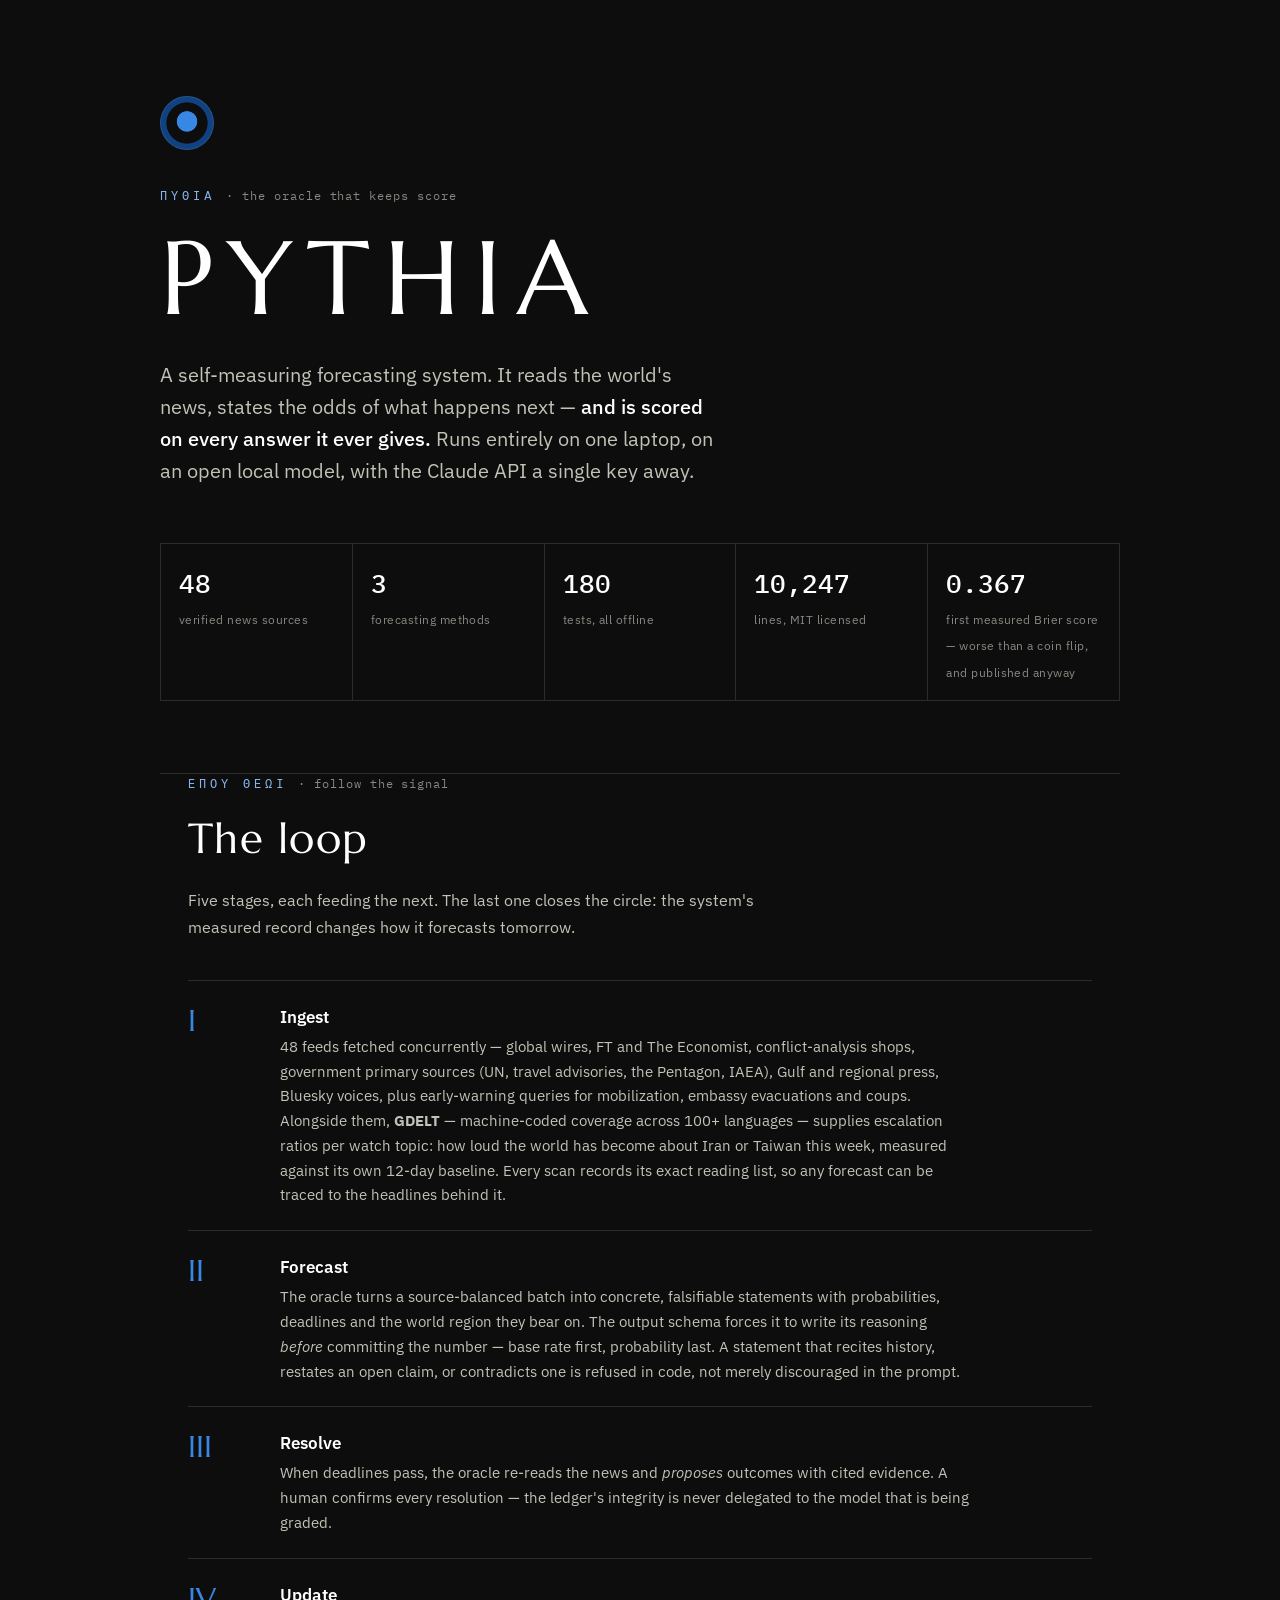
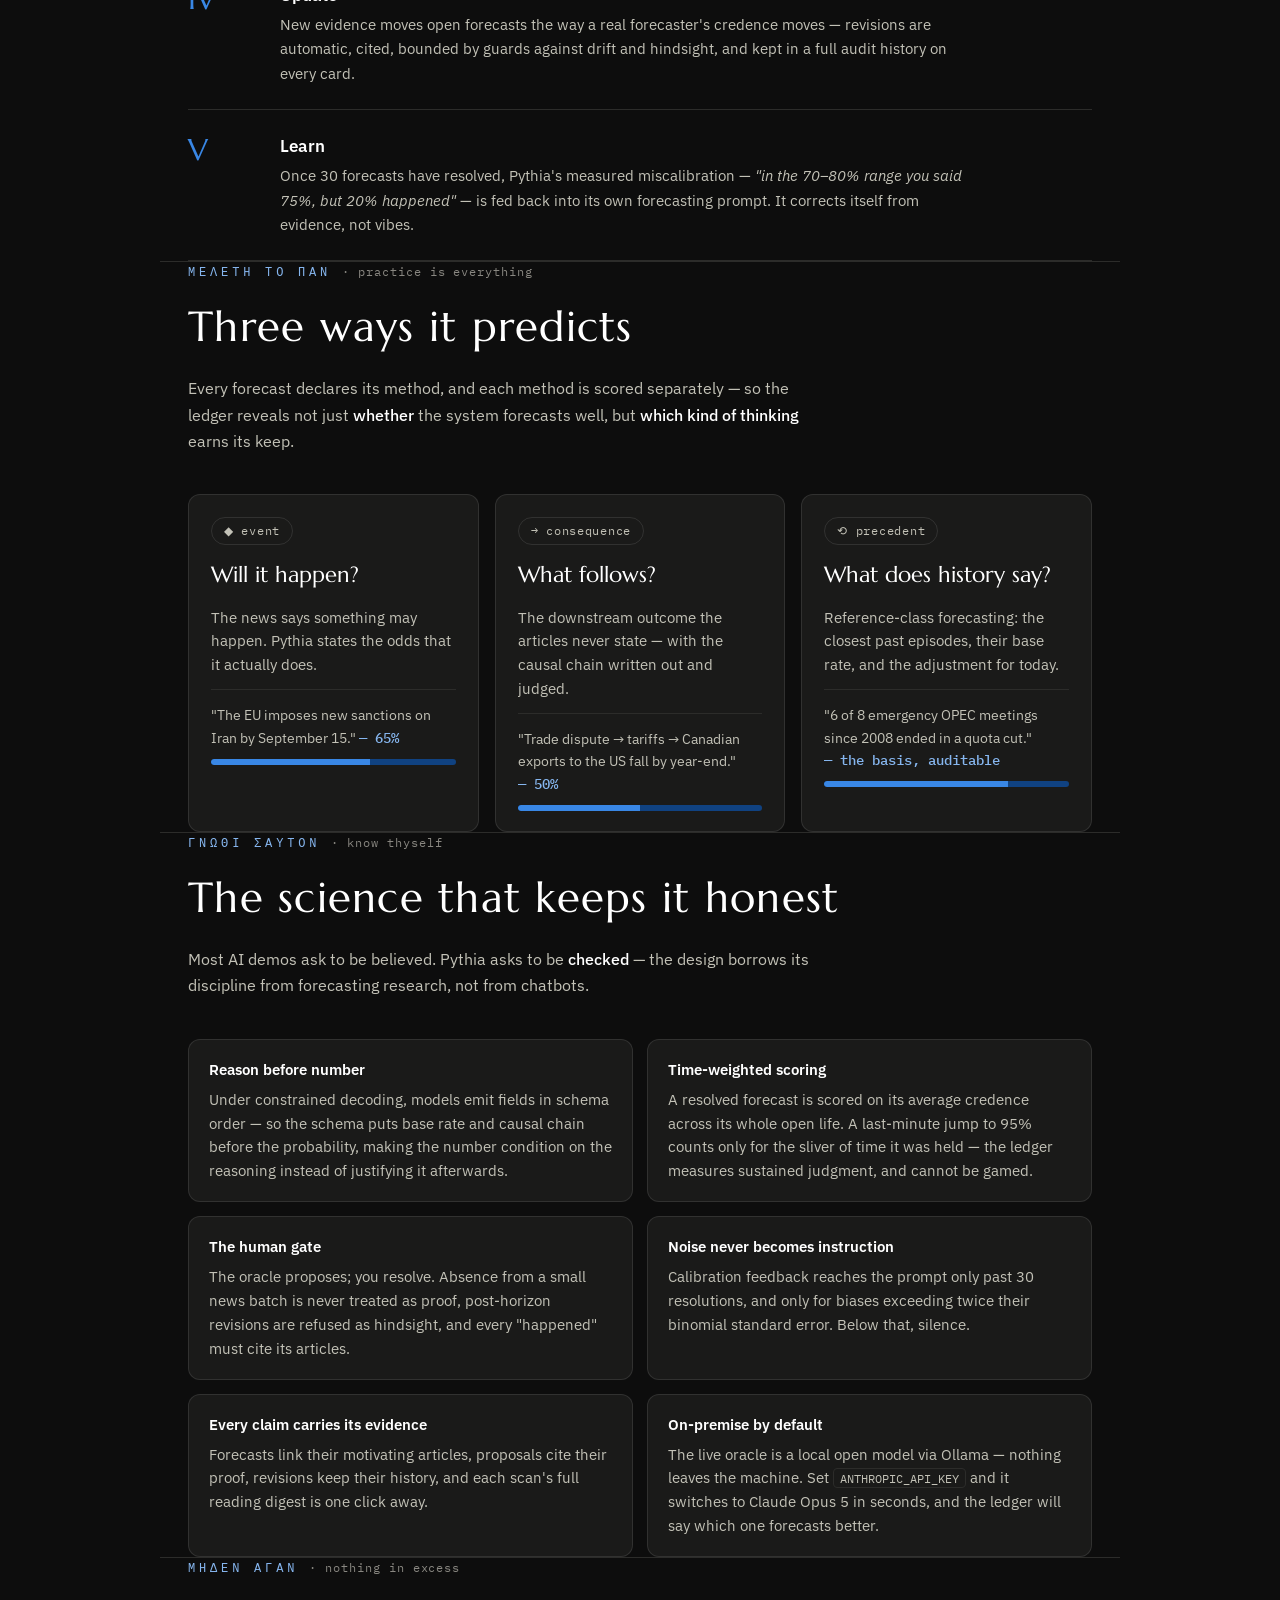
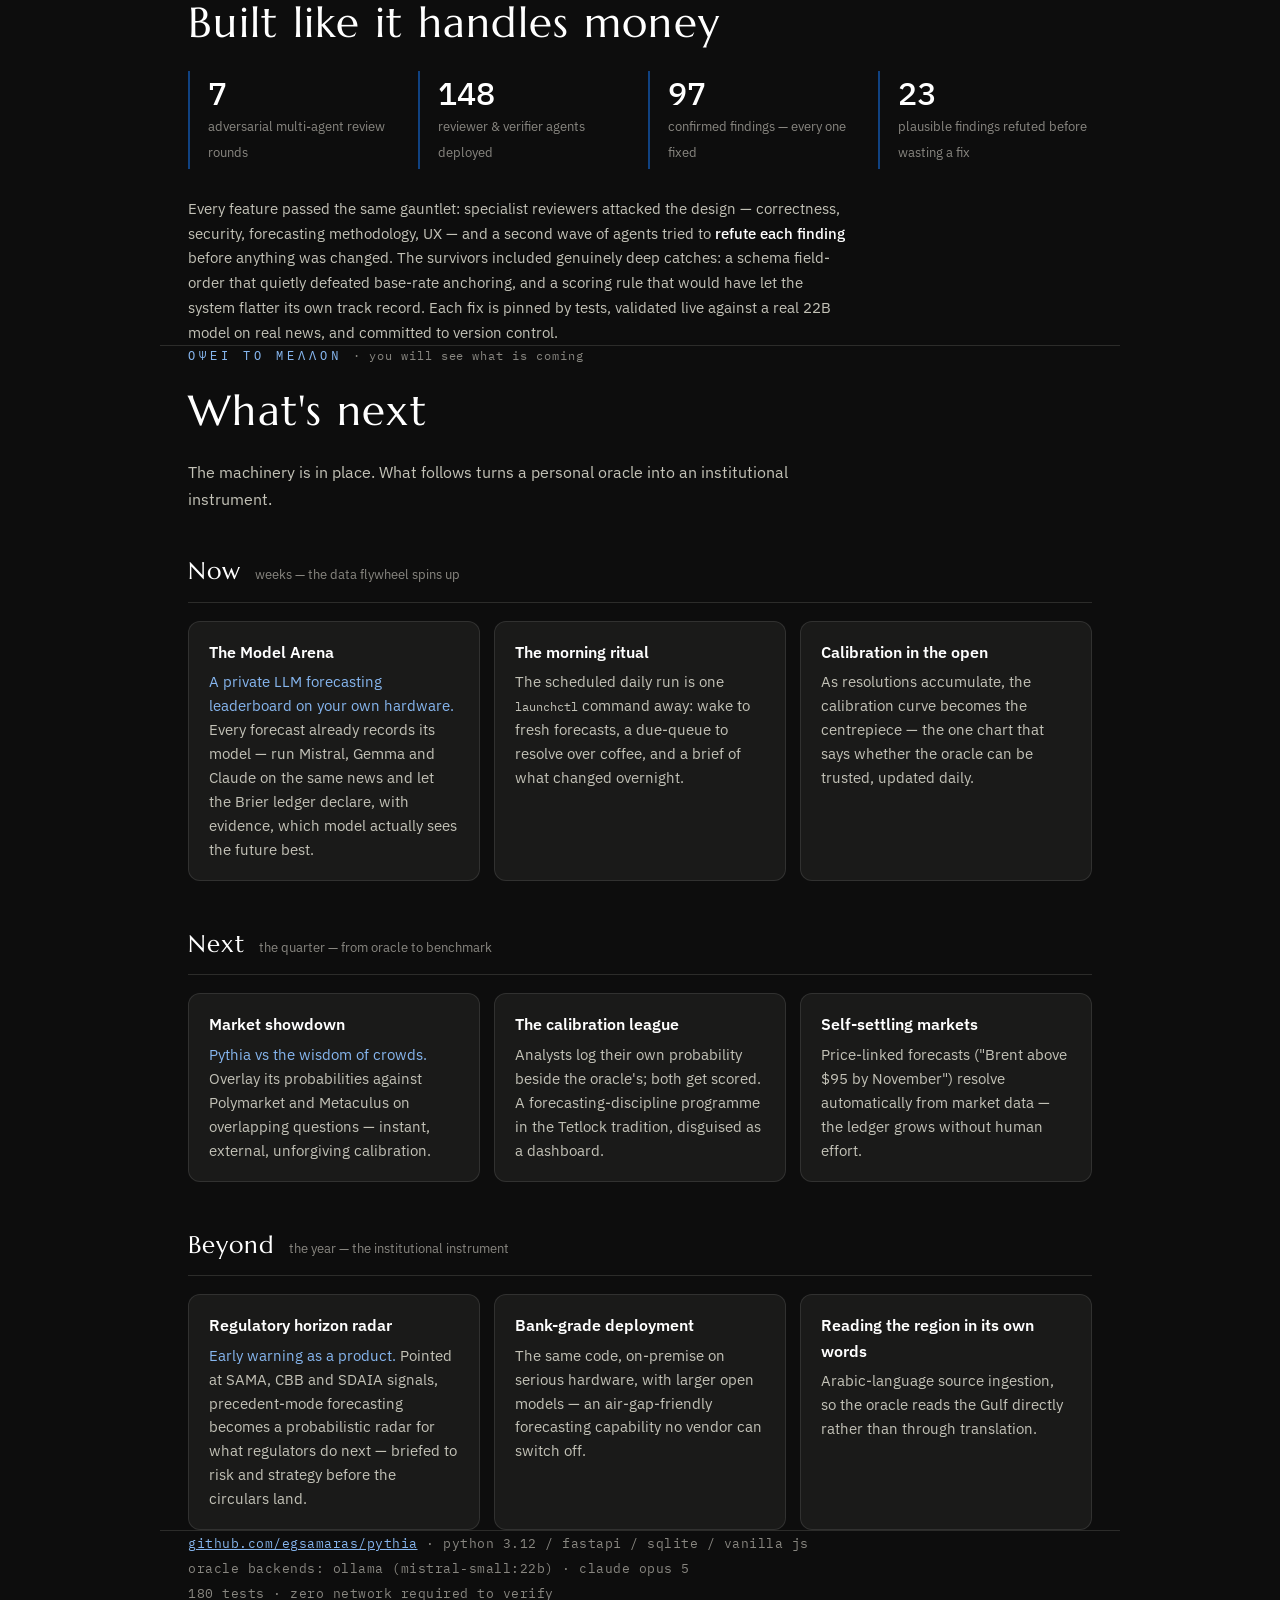
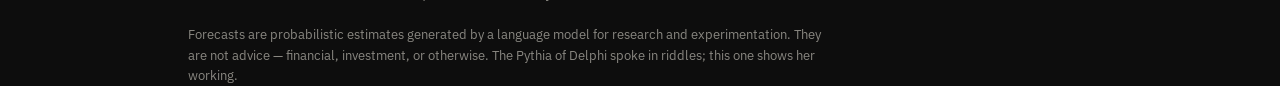
<file: docs/index.html>
<!doctype html>
<html lang="en">
<head>
<meta charset="utf-8">
<meta name="viewport" content="width=device-width, initial-scale=1">
<title>Pythia</title>
<link rel="stylesheet" href="https://fonts.googleapis.com/css2?family=Marcellus&family=IBM+Plex+Sans:wght@400;500;600&family=IBM+Plex+Mono:wght@400;500&display=swap">
<style>
  :root {
    --page: #0d0d0d;
    --surface: #1a1a19;
    --surface-2: #232322;
    --ink: #ffffff;
    --ink-2: #c3c2b7;
    --muted: #898781;
    --hairline: #2c2c2a;
    --border: rgba(255, 255, 255, 0.10);
    --accent: #3987e5;
    --accent-soft: #86b6ef;
    --accent-deep: #104281;
    --good: #0ca30c;
    --display: "Marcellus", "Times New Roman", Georgia, serif;
    --body: "IBM Plex Sans", system-ui, -apple-system, "Segoe UI", sans-serif;
    --mono: "IBM Plex Mono", ui-monospace, "SF Mono", Menlo, monospace;
  }
  * { box-sizing: border-box; margin: 0; }
  html { scroll-behavior: smooth; }
  body {
    background: var(--page);
    color: var(--ink-2);
    font-family: var(--body);
    font-size: 16px;
    line-height: 1.65;
    -webkit-font-smoothing: antialiased;
  }
  .wrap { max-width: 960px; margin: 0 auto; padding: 0 28px; }

  /* ---------- hero ---------- */
  .hero { padding: 96px 0 72px; border-bottom: 1px solid var(--hairline); }
  .eye {
    width: 54px; height: 54px; border-radius: 50%;
    background:
      radial-gradient(circle at 50% 47%, var(--accent) 0 26%, transparent 28%),
      radial-gradient(circle at 50% 50%, transparent 55%, var(--accent-deep) 57% 100%);
    border: 1px solid var(--border);
    margin-bottom: 36px;
  }
  .maxim {
    font-family: var(--mono);
    font-size: 12px;
    letter-spacing: 0.32em;
    color: var(--accent-soft);
    text-transform: uppercase;
    margin-bottom: 18px;
  }
  .maxim .tr { color: var(--muted); letter-spacing: 0.08em; text-transform: none; }
  h1 {
    font-family: var(--display);
    font-weight: 400;
    font-size: clamp(56px, 9vw, 104px);
    letter-spacing: 0.14em;
    line-height: 1.05;
    color: var(--ink);
    text-wrap: balance;
  }
  .thesis {
    max-width: 34em;
    margin-top: 26px;
    font-size: 20px;
    line-height: 1.6;
    color: var(--ink-2);
    text-wrap: balance;
  }
  .thesis strong { color: var(--ink); font-weight: 500; }

  .stats {
    display: grid;
    grid-template-columns: repeat(auto-fit, minmax(130px, 1fr));
    gap: 1px;
    background: var(--hairline);
    border: 1px solid var(--hairline);
    margin-top: 56px;
  }
  .stat { background: var(--page); padding: 18px 18px 16px; }
  .stat b {
    display: block;
    font-family: var(--mono);
    font-weight: 500;
    font-size: 26px;
    color: var(--ink);
  }
  .stat span { font-size: 12px; color: var(--muted); letter-spacing: 0.04em; }

  /* ---------- sections ---------- */
  section { padding: 72px 0; border-bottom: 1px solid var(--hairline); }
  .eyebrow {
    font-family: var(--mono);
    font-size: 12px;
    letter-spacing: 0.32em;
    text-transform: uppercase;
    color: var(--accent-soft);
    margin-bottom: 10px;
  }
  .eyebrow .tr { color: var(--muted); letter-spacing: 0.08em; text-transform: none; }
  h2 {
    font-family: var(--display);
    font-weight: 400;
    font-size: clamp(30px, 4.4vw, 42px);
    letter-spacing: 0.03em;
    color: var(--ink);
    text-wrap: balance;
    margin-bottom: 14px;
  }
  .lede { max-width: 40em; color: var(--ink-2); margin-bottom: 40px; }
  .lede strong { color: var(--ink); font-weight: 500; }

  /* ---------- the loop ---------- */
  .loop { display: flex; flex-direction: column; gap: 0; }
  .step {
    display: grid;
    grid-template-columns: 72px 1fr;
    gap: 20px;
    padding: 22px 0;
    border-top: 1px solid var(--hairline);
  }
  .step:last-child { border-bottom: 1px solid var(--hairline); }
  .step .n {
    font-family: var(--display);
    font-size: 30px;
    color: var(--accent);
    line-height: 1.2;
  }
  .step h3 { font-size: 17px; font-weight: 600; color: var(--ink); margin-bottom: 4px; }
  .step p { font-size: 15px; max-width: 46em; }
  .step p code, .sci li code {
    font-family: var(--mono); font-size: 0.85em;
    background: var(--surface); border: 1px solid var(--hairline);
    border-radius: 4px; padding: 1px 6px; color: var(--ink-2);
    white-space: nowrap;
  }

  /* ---------- modes ---------- */
  .modes { display: grid; grid-template-columns: repeat(auto-fit, minmax(260px, 1fr)); gap: 16px; }
  .mode {
    background: var(--surface);
    border: 1px solid var(--border);
    border-radius: 12px;
    padding: 22px 22px 20px;
    display: flex; flex-direction: column; gap: 12px;
  }
  .mode .tag {
    align-self: flex-start;
    font-family: var(--mono); font-size: 12px; letter-spacing: 0.06em;
    color: var(--ink-2);
    border: 1px solid var(--border); border-radius: 999px;
    padding: 3px 12px;
  }
  .mode h3 { font-family: var(--display); font-weight: 400; font-size: 22px; color: var(--ink); }
  .mode .q { font-size: 14.5px; min-height: 3.2em; }
  .example {
    border-top: 1px solid var(--hairline);
    padding-top: 14px;
    font-size: 13.5px;
    color: var(--muted);
  }
  .example .fc { color: var(--ink-2); }
  .example .p {
    font-family: var(--mono); font-weight: 500; color: var(--accent-soft);
    white-space: nowrap;
  }
  .meter { height: 6px; border-radius: 3px; background: var(--accent-deep); margin-top: 10px; overflow: hidden; }
  .meter i { display: block; height: 100%; background: var(--accent); border-radius: 3px 0 0 3px; }

  /* ---------- science ---------- */
  .sci { list-style: none; padding: 0; display: grid; grid-template-columns: repeat(auto-fit, minmax(300px, 1fr)); gap: 14px; }
  .sci li {
    background: var(--surface);
    border: 1px solid var(--border);
    border-radius: 12px;
    padding: 18px 20px;
    font-size: 14.5px;
  }
  .sci b { display: block; color: var(--ink); font-weight: 600; font-size: 15px; margin-bottom: 5px; }

  /* ---------- rigor ---------- */
  .rigor { display: grid; grid-template-columns: repeat(auto-fit, minmax(200px, 1fr)); gap: 16px; margin-bottom: 28px; }
  .rig {
    border-left: 2px solid var(--accent-deep);
    padding: 4px 0 4px 18px;
  }
  .rig b {
    display: block; font-family: var(--mono); font-weight: 500;
    font-size: 32px; color: var(--ink); line-height: 1.15;
  }
  .rig span { font-size: 13px; color: var(--muted); }
  .rigor-note { max-width: 44em; font-size: 15px; }
  .rigor-note strong { color: var(--ink); font-weight: 500; }

  /* ---------- roadmap ---------- */
  .horizon { margin-top: 36px; }
  .horizon + .horizon { margin-top: 44px; }
  .hz {
    display: flex; align-items: baseline; gap: 14px;
    border-bottom: 1px solid var(--hairline); padding-bottom: 10px; margin-bottom: 18px;
  }
  .hz h3 { font-family: var(--display); font-weight: 400; font-size: 24px; color: var(--ink); letter-spacing: 0.04em; }
  .hz span { font-size: 13px; color: var(--muted); }
  .plans { display: grid; grid-template-columns: repeat(auto-fit, minmax(280px, 1fr)); gap: 14px; }
  .plan {
    background: var(--surface);
    border: 1px solid var(--border);
    border-radius: 12px;
    padding: 18px 20px;
    font-size: 14.5px;
    transition: border-color 0.25s ease, transform 0.25s ease;
  }
  .plan:hover { border-color: rgba(134, 182, 239, 0.45); transform: translateY(-2px); }
  .plan b { display: block; color: var(--ink); font-weight: 600; font-size: 15.5px; margin-bottom: 5px; }
  .plan .wow { color: var(--accent-soft); }

  /* ---------- footer ---------- */
  footer { padding: 48px 0 72px; }
  footer .sig {
    font-family: var(--mono); font-size: 12.5px; color: var(--muted);
    letter-spacing: 0.04em; line-height: 2;
  }
  footer .disc { margin-top: 18px; font-size: 12.5px; color: var(--muted); max-width: 52em; }

  /* ---------- motion (hidden state only when JS is running) ---------- */
  .js .rev { opacity: 0; transform: translateY(14px); transition: opacity 0.6s ease, transform 0.6s ease; }
  .js .rev.on { opacity: 1; transform: none; }
  @media (prefers-reduced-motion: reduce) {
    html { scroll-behavior: auto; }
    .js .rev { opacity: 1; transform: none; transition: none; }
    .plan { transition: none; }
  }
  @media (max-width: 620px) {
    .hero { padding-top: 64px; }
    .step { grid-template-columns: 44px 1fr; }
  }
</style>
</head>
<body>

<header class="hero wrap">
  <div class="eye" aria-hidden="true"></div>
  <p class="maxim">ΠΥΘΙΑ <span class="tr">· the oracle that keeps score</span></p>
  <h1>PYTHIA</h1>
  <p class="thesis">A self-measuring forecasting system. It reads the world's news,
  states the odds of what happens next — <strong>and is scored on every answer it
  ever gives.</strong> Runs entirely on one laptop, on an open local model, with the
  Claude API a single key away.</p>
  <div class="stats">
    <div class="stat"><b>48</b><span>verified news sources</span></div>
    <div class="stat"><b>3</b><span>forecasting methods</span></div>
    <div class="stat"><b>180</b><span>tests, all offline</span></div>
    <div class="stat"><b>10,247</b><span>lines, MIT licensed</span></div>
    <div class="stat"><b>0.367</b><span>first measured Brier score — worse than a coin flip, and published anyway</span></div>
  </div>
</header>

<section class="wrap rev">
  <p class="eyebrow">ΕΠΟΥ ΘΕΩΙ <span class="tr">· follow the signal</span></p>
  <h2>The loop</h2>
  <p class="lede">Five stages, each feeding the next. The last one closes the circle:
  the system's measured record changes how it forecasts tomorrow.</p>
  <div class="loop">
    <div class="step"><div class="n">I</div><div>
      <h3>Ingest</h3>
      <p>48 feeds fetched concurrently — global wires, FT and The Economist,
      conflict-analysis shops, government primary sources (UN, travel advisories,
      the Pentagon, IAEA), Gulf and regional press, Bluesky voices, plus
      early-warning queries for mobilization, embassy evacuations and coups.
      Alongside them, <strong>GDELT</strong> — machine-coded coverage across 100+
      languages — supplies escalation ratios per watch topic: how loud the world
      has become about Iran or Taiwan this week, measured against its own 12-day
      baseline. Every scan records its exact reading list, so any forecast can be
      traced to the headlines behind it.</p>
    </div></div>
    <div class="step"><div class="n">II</div><div>
      <h3>Forecast</h3>
      <p>The oracle turns a source-balanced batch into concrete, falsifiable
      statements with probabilities, deadlines and the world region they bear on.
      The output schema forces it to write its reasoning <em>before</em> committing
      the number — base rate first, probability last. A statement that recites
      history, restates an open claim, or contradicts one is refused in code, not
      merely discouraged in the prompt.</p>
    </div></div>
    <div class="step"><div class="n">III</div><div>
      <h3>Resolve</h3>
      <p>When deadlines pass, the oracle re-reads the news and <em>proposes</em> outcomes
      with cited evidence. A human confirms every resolution — the ledger's integrity is
      never delegated to the model that is being graded.</p>
    </div></div>
    <div class="step"><div class="n">IV</div><div>
      <h3>Update</h3>
      <p>New evidence moves open forecasts the way a real forecaster's credence moves —
      revisions are automatic, cited, bounded by guards against drift and hindsight,
      and kept in a full audit history on every card.</p>
    </div></div>
    <div class="step"><div class="n">V</div><div>
      <h3>Learn</h3>
      <p>Once 30 forecasts have resolved, Pythia's measured miscalibration — <em>"in the
      70–80% range you said 75%, but 20% happened"</em> — is fed back into its own
      forecasting prompt. It corrects itself from evidence, not vibes.</p>
    </div></div>
  </div>
</section>

<section class="wrap rev">
  <p class="eyebrow">ΜΕΛΕΤΗ ΤΟ ΠΑΝ <span class="tr">· practice is everything</span></p>
  <h2>Three ways it predicts</h2>
  <p class="lede">Every forecast declares its method, and each method is scored
  separately — so the ledger reveals not just <strong>whether</strong> the system
  forecasts well, but <strong>which kind of thinking</strong> earns its keep.</p>
  <div class="modes">
    <div class="mode">
      <span class="tag">◆ event</span>
      <h3>Will it happen?</h3>
      <p class="q">The news says something may happen. Pythia states the odds that it
      actually does.</p>
      <div class="example">
        <span class="fc">"The EU imposes new sanctions on Iran by September 15."</span>
        <span class="p"> — 65%</span>
        <div class="meter"><i style="width:65%"></i></div>
      </div>
    </div>
    <div class="mode">
      <span class="tag">→ consequence</span>
      <h3>What follows?</h3>
      <p class="q">The downstream outcome the articles never state — with the causal
      chain written out and judged.</p>
      <div class="example">
        <span class="fc">"Trade dispute → tariffs → Canadian exports to the US fall by year-end."</span>
        <span class="p"> — 50%</span>
        <div class="meter"><i style="width:50%"></i></div>
      </div>
    </div>
    <div class="mode">
      <span class="tag">⟲ precedent</span>
      <h3>What does history say?</h3>
      <p class="q">Reference-class forecasting: the closest past episodes, their base
      rate, and the adjustment for today.</p>
      <div class="example">
        <span class="fc">"6 of 8 emergency OPEC meetings since 2008 ended in a quota cut."</span>
        <span class="p"> — the basis, auditable</span>
        <div class="meter"><i style="width:75%"></i></div>
      </div>
    </div>
  </div>
</section>

<section class="wrap rev">
  <p class="eyebrow">ΓΝΩΘΙ ΣΑΥΤΟΝ <span class="tr">· know thyself</span></p>
  <h2>The science that keeps it honest</h2>
  <p class="lede">Most AI demos ask to be believed. Pythia asks to be <strong>checked</strong> —
  the design borrows its discipline from forecasting research, not from chatbots.</p>
  <ul class="sci">
    <li><b>Reason before number</b>Under constrained decoding, models emit fields in
    schema order — so the schema puts base rate and causal chain before the probability,
    making the number condition on the reasoning instead of justifying it afterwards.</li>
    <li><b>Time-weighted scoring</b>A resolved forecast is scored on its average credence
    across its whole open life. A last-minute jump to 95% counts only for the sliver of
    time it was held — the ledger measures sustained judgment, and cannot be gamed.</li>
    <li><b>The human gate</b>The oracle proposes; you resolve. Absence from a small news
    batch is never treated as proof, post-horizon revisions are refused as hindsight,
    and every "happened" must cite its articles.</li>
    <li><b>Noise never becomes instruction</b>Calibration feedback reaches the prompt
    only past 30 resolutions, and only for biases exceeding twice their binomial
    standard error. Below that, silence.</li>
    <li><b>Every claim carries its evidence</b>Forecasts link their motivating articles,
    proposals cite their proof, revisions keep their history, and each scan's full
    reading digest is one click away.</li>
    <li><b>On-premise by default</b>The live oracle is a local open model via Ollama —
    nothing leaves the machine. Set <code>ANTHROPIC_API_KEY</code> and it switches to
    Claude Opus 5 in seconds, and the ledger will say which one forecasts better.</li>
  </ul>
</section>

<section class="wrap rev">
  <p class="eyebrow">ΜΗΔΕΝ ΑΓΑΝ <span class="tr">· nothing in excess</span></p>
  <h2>Built like it handles money</h2>
  <div class="rigor">
    <div class="rig"><b>7</b><span>adversarial multi-agent review rounds</span></div>
    <div class="rig"><b>148</b><span>reviewer &amp; verifier agents deployed</span></div>
    <div class="rig"><b>97</b><span>confirmed findings — every one fixed</span></div>
    <div class="rig"><b>23</b><span>plausible findings refuted before wasting a fix</span></div>
  </div>
  <p class="rigor-note">Every feature passed the same gauntlet: specialist reviewers
  attacked the design — correctness, security, forecasting methodology, UX — and a
  second wave of agents tried to <strong>refute each finding</strong> before anything
  was changed. The survivors included genuinely deep catches: a schema field-order that
  quietly defeated base-rate anchoring, and a scoring rule that would have let the
  system flatter its own track record. Each fix is pinned by tests, validated live
  against a real 22B model on real news, and committed to version control.</p>
</section>

<section class="wrap rev">
  <p class="eyebrow">ΟΨΕΙ ΤΟ ΜΕΛΛΟΝ <span class="tr">· you will see what is coming</span></p>
  <h2>What's next</h2>
  <p class="lede">The machinery is in place. What follows turns a personal oracle into
  an institutional instrument.</p>

  <div class="horizon">
    <div class="hz"><h3>Now</h3><span>weeks — the data flywheel spins up</span></div>
    <div class="plans">
      <div class="plan"><b>The Model Arena</b><span class="wow">A private LLM forecasting
      leaderboard on your own hardware.</span> Every forecast already records its model —
      run Mistral, Gemma and Claude on the same news and let the Brier ledger declare,
      with evidence, which model actually sees the future best.</div>
      <div class="plan"><b>The morning ritual</b>The scheduled daily run is one
      <code style="font-family:var(--mono);font-size:0.85em">launchctl</code> command away:
      wake to fresh forecasts, a due-queue to resolve over coffee, and a brief of what
      changed overnight.</div>
      <div class="plan"><b>Calibration in the open</b>As resolutions accumulate, the
      calibration curve becomes the centrepiece — the one chart that says whether the
      oracle can be trusted, updated daily.</div>
    </div>
  </div>

  <div class="horizon">
    <div class="hz"><h3>Next</h3><span>the quarter — from oracle to benchmark</span></div>
    <div class="plans">
      <div class="plan"><b>Market showdown</b><span class="wow">Pythia vs the wisdom of
      crowds.</span> Overlay its probabilities against Polymarket and Metaculus on
      overlapping questions — instant, external, unforgiving calibration.</div>
      <div class="plan"><b>The calibration league</b>Analysts log their own probability
      beside the oracle's; both get scored. A forecasting-discipline programme in the
      Tetlock tradition, disguised as a dashboard.</div>
      <div class="plan"><b>Self-settling markets</b>Price-linked forecasts ("Brent above
      $95 by November") resolve automatically from market data — the ledger grows
      without human effort.</div>
    </div>
  </div>

  <div class="horizon">
    <div class="hz"><h3>Beyond</h3><span>the year — the institutional instrument</span></div>
    <div class="plans">
      <div class="plan"><b>Regulatory horizon radar</b><span class="wow">Early warning as
      a product.</span> Pointed at SAMA, CBB and SDAIA signals, precedent-mode forecasting
      becomes a probabilistic radar for what regulators do next — briefed to risk and
      strategy before the circulars land.</div>
      <div class="plan"><b>Bank-grade deployment</b>The same code, on-premise on serious
      hardware, with larger open models — an air-gap-friendly forecasting capability no
      vendor can switch off.</div>
      <div class="plan"><b>Reading the region in its own words</b>Arabic-language source
      ingestion, so the oracle reads the Gulf directly rather than through translation.</div>
    </div>
  </div>
</section>

<footer class="wrap rev">
  <p class="sig">
    <a href="https://github.com/egsamaras/pythia" style="color:var(--accent-soft)">github.com/egsamaras/pythia</a> · python 3.12 / fastapi / sqlite / vanilla js<br>
    oracle backends: ollama (mistral-small:22b) · claude opus 5<br>
    180 tests · zero network required to verify
  </p>
  <p class="disc">Forecasts are probabilistic estimates generated by a language model
  for research and experimentation. They are not advice — financial, investment, or
  otherwise. The Pythia of Delphi spoke in riddles; this one shows her working.</p>
</footer>

<script>
  (function () {
    document.documentElement.classList.add("js");
    var reduced = window.matchMedia("(prefers-reduced-motion: reduce)").matches;
    var els = document.querySelectorAll(".rev");
    if (reduced || !("IntersectionObserver" in window)) {
      els.forEach(function (el) { el.classList.add("on"); });
      return;
    }
    var io = new IntersectionObserver(function (entries) {
      entries.forEach(function (e) {
        if (e.isIntersecting) { e.target.classList.add("on"); io.unobserve(e.target); }
      });
    }, { threshold: 0.12 });
    els.forEach(function (el) { io.observe(el); });
  })();
</script>

</body>
</html>
</file>
